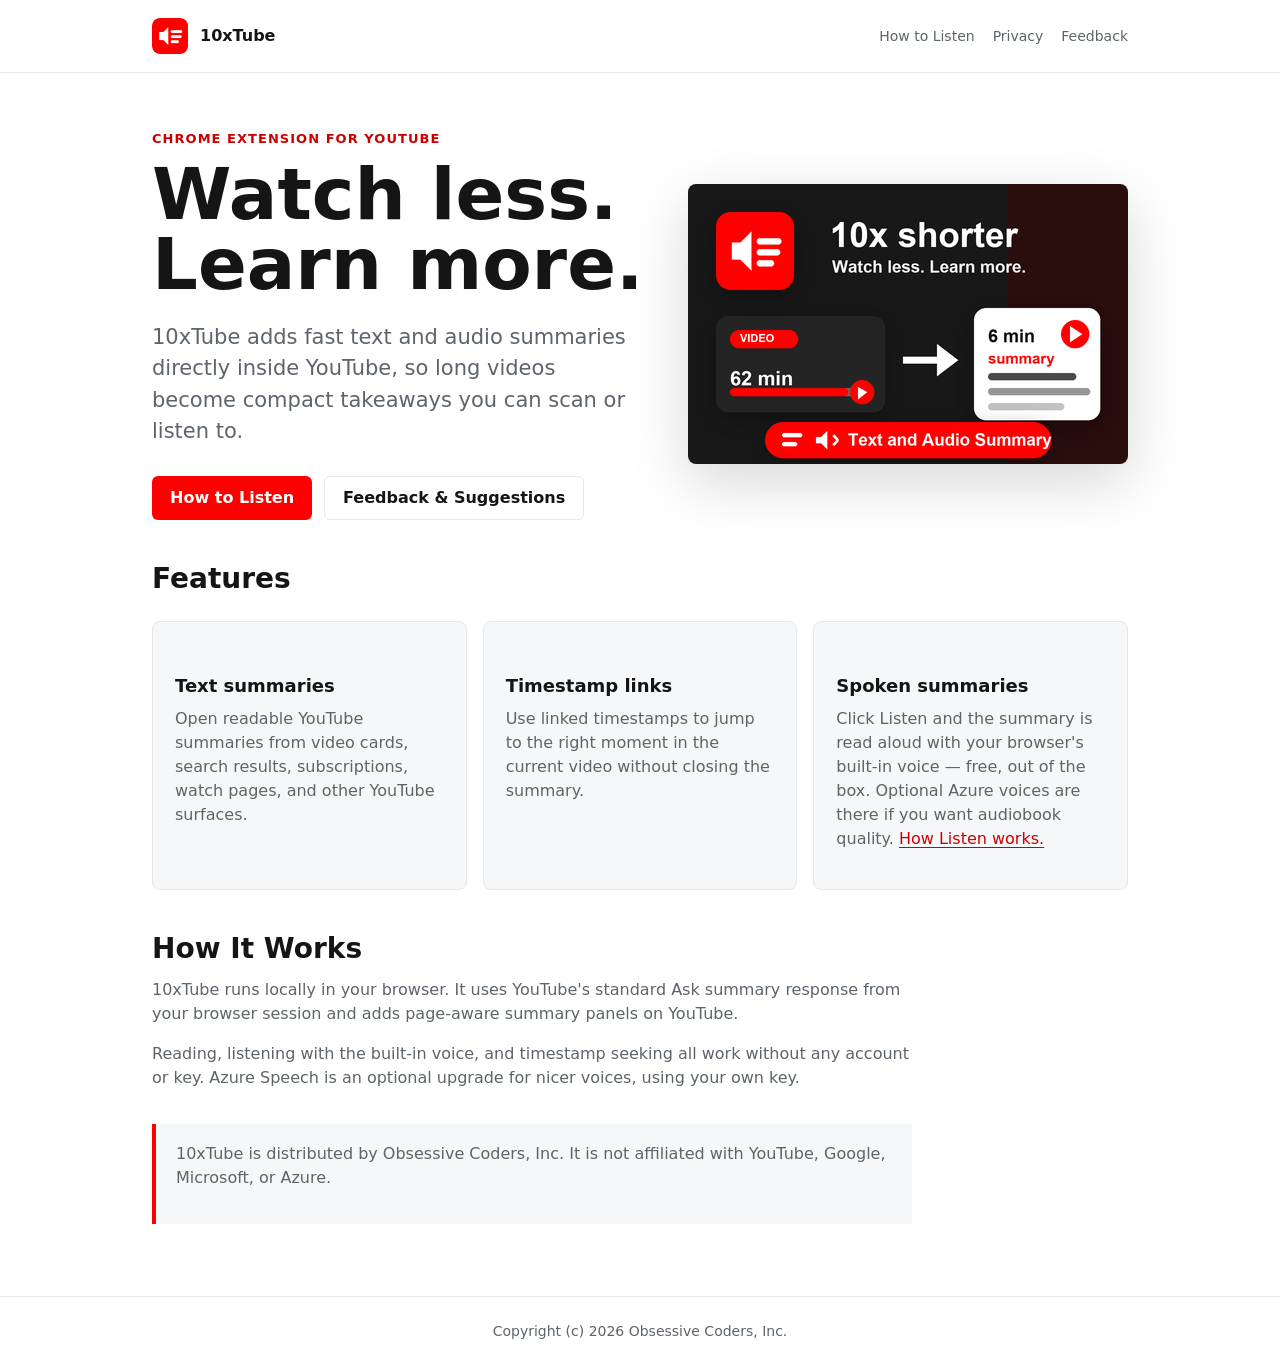
<file: index.html>
<!doctype html>
<html lang="en">
<head>
  <meta charset="utf-8">
  <meta name="viewport" content="width=device-width, initial-scale=1">
  <title>10xTube</title>
  <meta name="description" content="Make YouTube 10x shorter with readable summaries, timestamp links, and optional spoken audio.">
  <link rel="icon" href="assets/icon-128.png">
  <link rel="stylesheet" href="styles.css">
</head>
<body>
  <header class="site-header">
    <nav class="nav" aria-label="Main navigation">
      <a class="brand" href="./">
        <img src="assets/icon-128.png" alt="" width="36" height="36">
        <span>10xTube</span>
      </a>
      <div class="nav-links">
        <a href="./listen.html">How to Listen</a>
        <a href="./privacy.html">Privacy</a>
        <a href="./feedback.html">Feedback</a>
      </div>
    </nav>
  </header>

  <main>
    <section class="hero">
      <div>
        <p class="eyebrow">Chrome extension for YouTube</p>
        <h1>Watch less. Learn more.</h1>
        <p class="lead">10xTube adds fast text and audio summaries directly inside YouTube, so long videos become compact takeaways you can scan or listen to.</p>
        <div class="actions">
          <a class="button primary" href="./listen.html">How to Listen</a>
          <a class="button secondary" href="./feedback.html">Feedback &amp; Suggestions</a>
        </div>
      </div>
      <img class="promo" src="assets/small-promo-440x280.png" alt="10xTube promotional graphic showing a 62 minute video compressed into a 6 minute text and audio summary.">
    </section>

    <section>
      <h2>Features</h2>
      <div class="grid">
        <div class="panel">
          <h3>Text summaries</h3>
          <p>Open readable YouTube summaries from video cards, search results, subscriptions, watch pages, and other YouTube surfaces.</p>
        </div>
        <div class="panel">
          <h3>Timestamp links</h3>
          <p>Use linked timestamps to jump to the right moment in the current video without closing the summary.</p>
        </div>
        <div class="panel">
          <h3>Spoken summaries</h3>
          <p>Click Listen and the summary is read aloud with your browser's built-in voice — free, out of the box. Optional Azure voices are there if you want audiobook quality. <a href="./listen.html">How Listen works.</a></p>
        </div>
      </div>
    </section>

    <section class="content">
      <h2>How It Works</h2>
      <p>10xTube runs locally in your browser. It uses YouTube's standard Ask summary response from your browser session and adds page-aware summary panels on YouTube.</p>
      <p>Reading, listening with the built-in voice, and timestamp seeking all work without any account or key. Azure Speech is an optional upgrade for nicer voices, using your own key.</p>
      <div class="note">
        <p>10xTube is distributed by Obsessive Coders, Inc. It is not affiliated with YouTube, Google, Microsoft, or Azure.</p>
      </div>
    </section>
  </main>

  <footer class="site-footer">
    Copyright (c) 2026 Obsessive Coders, Inc.
  </footer>
</body>
</html>
</file>
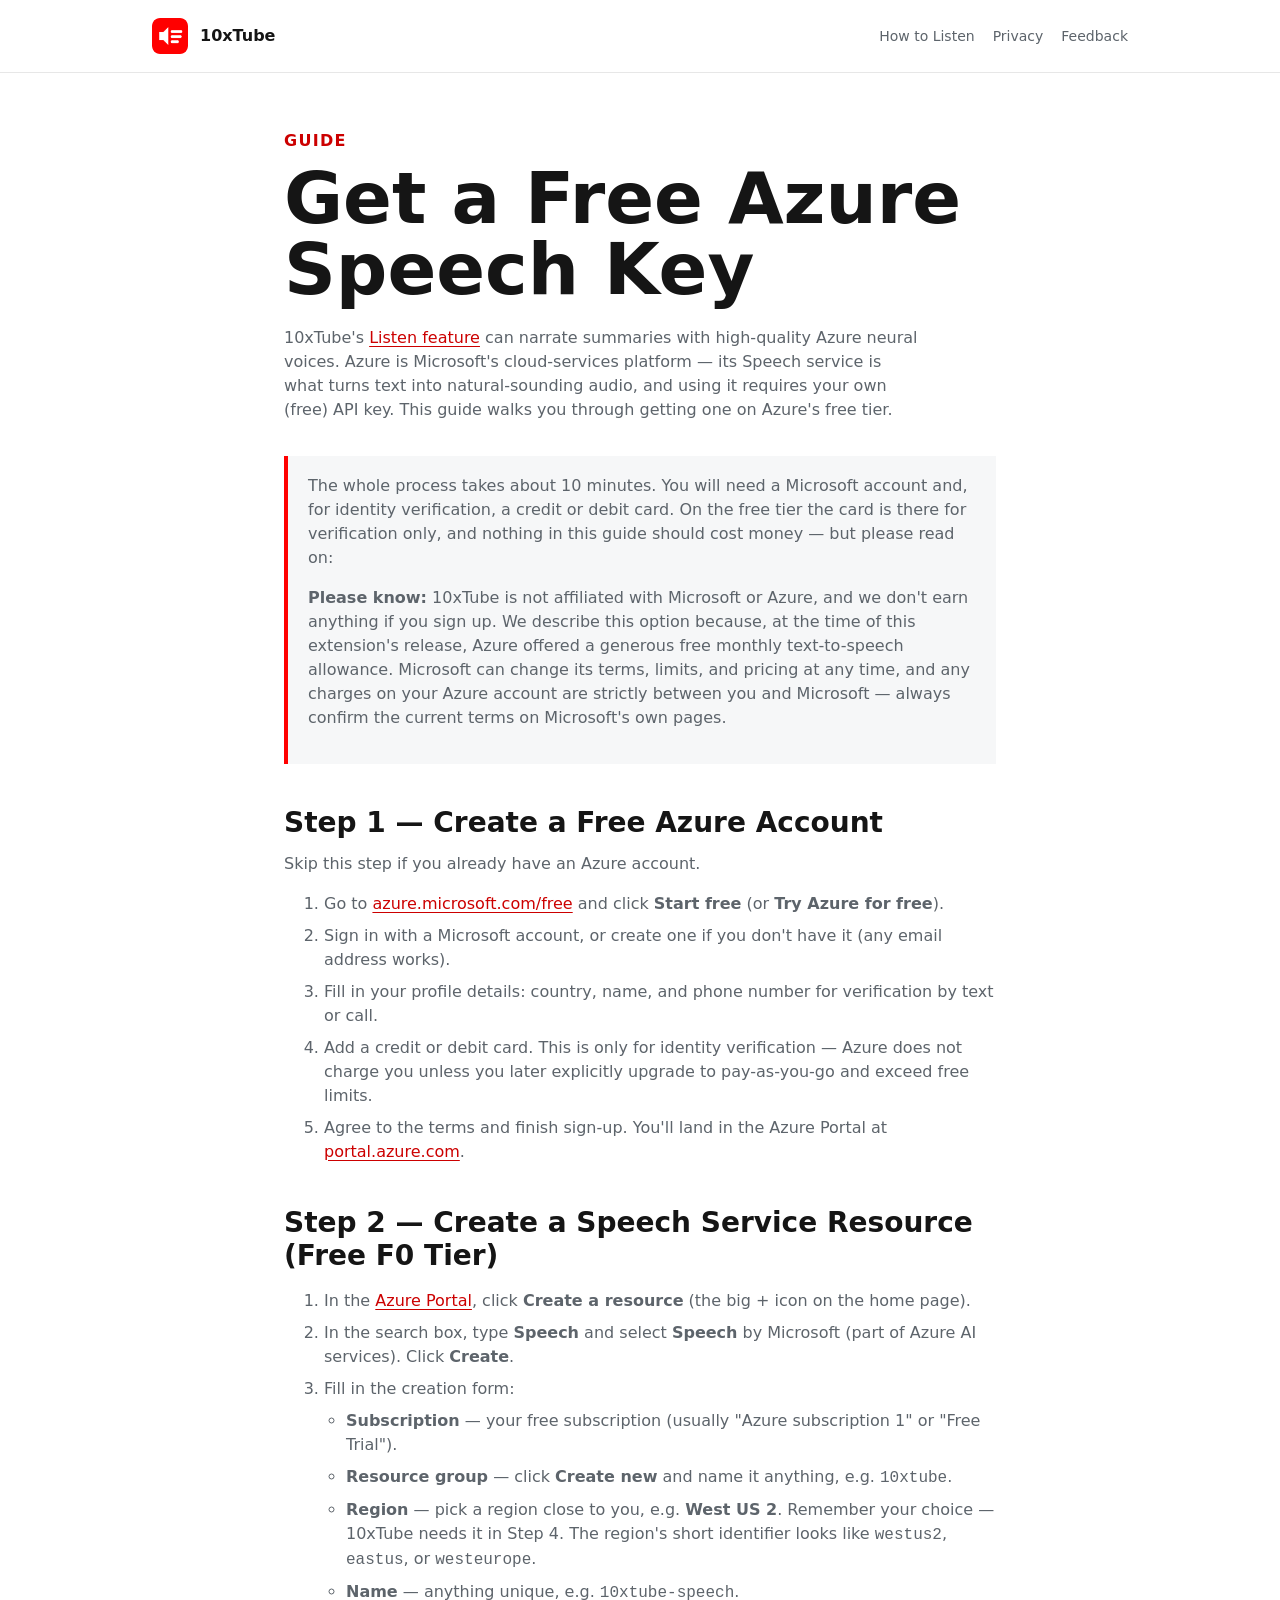
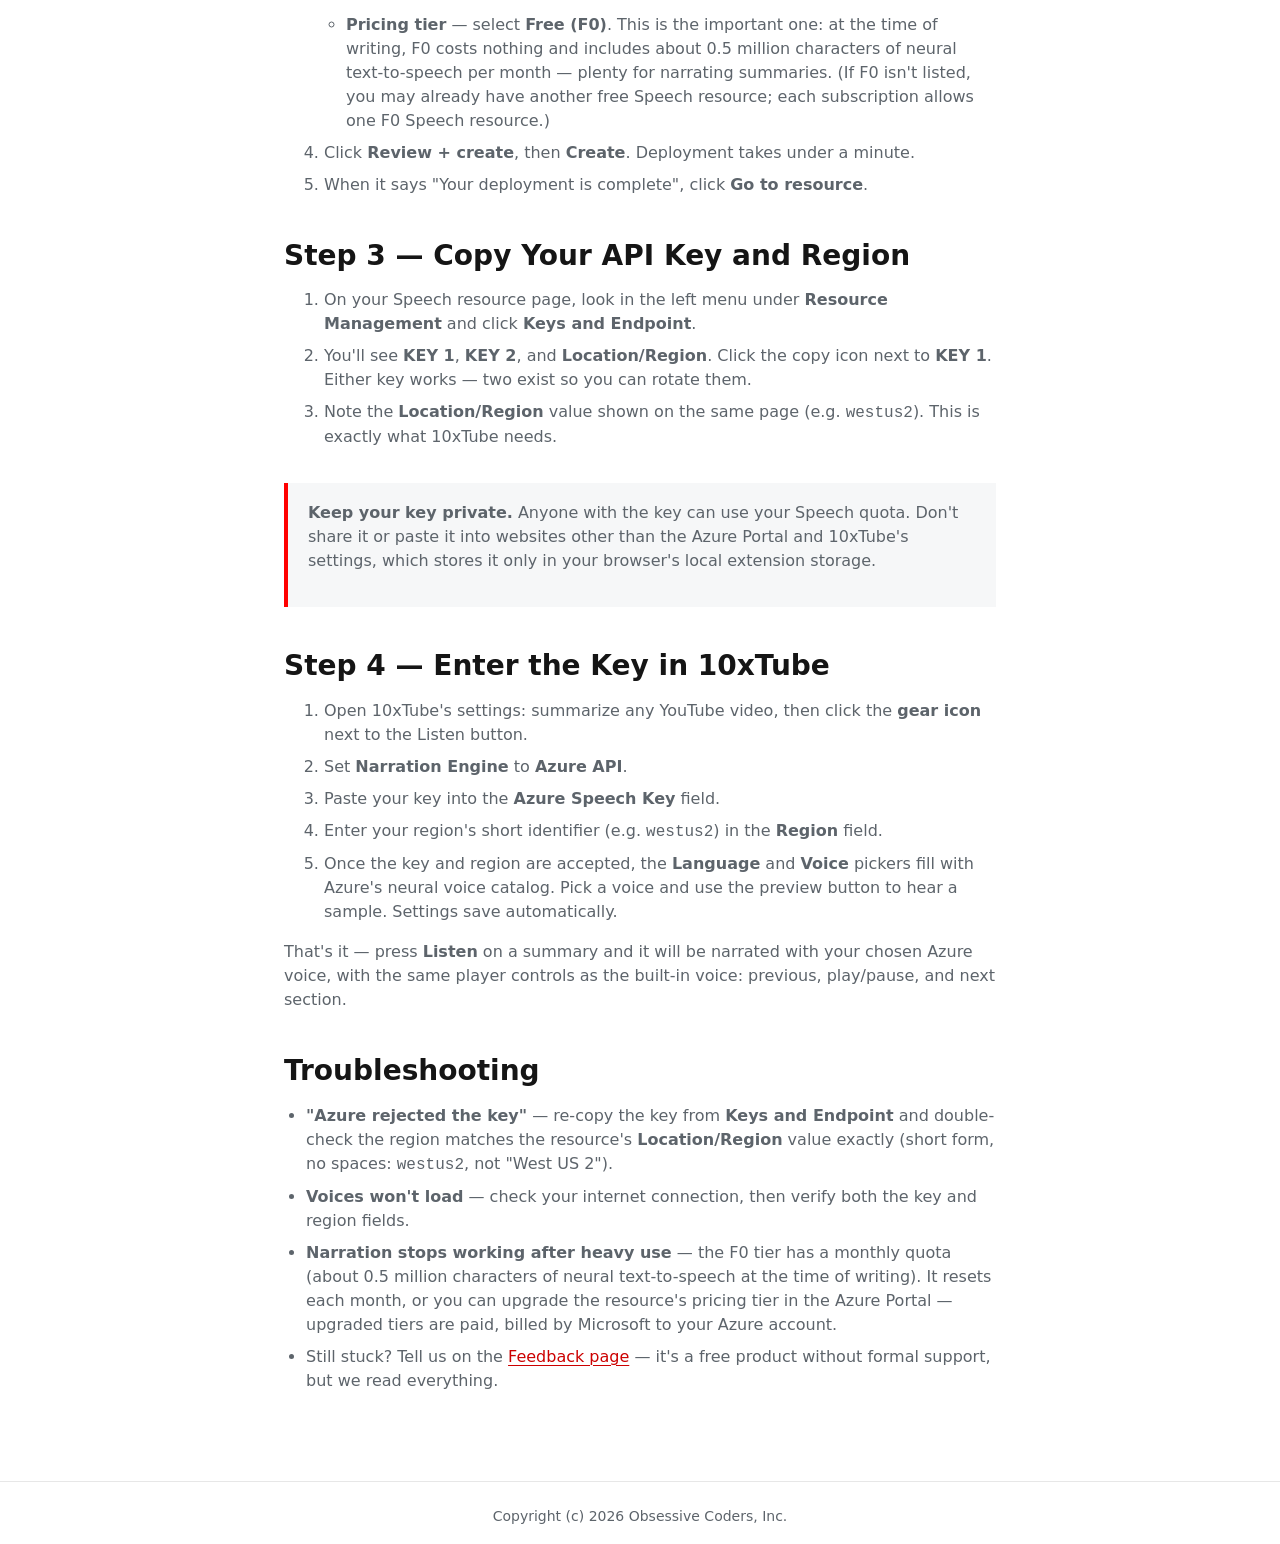
<file: azure.html>
<!doctype html>
<html lang="en">
<head>
  <meta charset="utf-8">
  <meta name="viewport" content="width=device-width, initial-scale=1">
  <title>Get a Free Azure Speech Key — 10xTube</title>
  <meta name="description" content="Step-by-step guide to creating a free Azure account, creating a Speech service resource on the free F0 tier, and getting the API key for 10xTube's Listen feature.">
  <link rel="icon" href="assets/icon-128.png">
  <link rel="stylesheet" href="styles.css">
</head>
<body>
  <header class="site-header">
    <nav class="nav" aria-label="Main navigation">
      <a class="brand" href="./">
        <img src="assets/icon-128.png" alt="" width="36" height="36">
        <span>10xTube</span>
      </a>
      <div class="nav-links">
        <a href="./listen.html">How to Listen</a>
        <a href="./privacy.html">Privacy</a>
        <a href="./feedback.html">Feedback</a>
      </div>
    </nav>
  </header>

  <main class="content">
    <p class="eyebrow">Guide</p>
    <h1>Get a Free Azure Speech Key</h1>
    <p class="lead">10xTube's <a href="./listen.html">Listen feature</a> can narrate summaries with high-quality Azure neural voices. Azure is Microsoft's cloud-services platform — its Speech service is what turns text into natural-sounding audio, and using it requires your own (free) API key. This guide walks you through getting one on Azure's free tier.</p>

    <div class="note">
      <p>The whole process takes about 10 minutes. You will need a Microsoft account and, for identity verification, a credit or debit card. On the free tier the card is there for verification only, and nothing in this guide should cost money — but please read on:</p>
      <p><strong>Please know:</strong> 10xTube is not affiliated with Microsoft or Azure, and we don't earn anything if you sign up. We describe this option because, at the time of this extension's release, Azure offered a generous free monthly text-to-speech allowance. Microsoft can change its terms, limits, and pricing at any time, and any charges on your Azure account are strictly between you and Microsoft — always confirm the current terms on Microsoft's own pages.</p>
    </div>

    <h2>Step 1 — Create a Free Azure Account</h2>
    <p>Skip this step if you already have an Azure account.</p>
    <ol>
      <li>Go to <a href="https://azure.microsoft.com/free" target="_blank" rel="noopener">azure.microsoft.com/free</a> and click <strong>Start free</strong> (or <strong>Try Azure for free</strong>).</li>
      <li>Sign in with a Microsoft account, or create one if you don't have it (any email address works).</li>
      <li>Fill in your profile details: country, name, and phone number for verification by text or call.</li>
      <li>Add a credit or debit card. This is only for identity verification — Azure does not charge you unless you later explicitly upgrade to pay-as-you-go and exceed free limits.</li>
      <li>Agree to the terms and finish sign-up. You'll land in the Azure Portal at <a href="https://portal.azure.com" target="_blank" rel="noopener">portal.azure.com</a>.</li>
    </ol>

    <h2>Step 2 — Create a Speech Service Resource (Free F0 Tier)</h2>
    <ol>
      <li>In the <a href="https://portal.azure.com" target="_blank" rel="noopener">Azure Portal</a>, click <strong>Create a resource</strong> (the big + icon on the home page).</li>
      <li>In the search box, type <strong>Speech</strong> and select <strong>Speech</strong> by Microsoft (part of Azure AI services). Click <strong>Create</strong>.</li>
      <li>Fill in the creation form:
        <ul>
          <li><strong>Subscription</strong> — your free subscription (usually "Azure subscription 1" or "Free Trial").</li>
          <li><strong>Resource group</strong> — click <strong>Create new</strong> and name it anything, e.g. <code>10xtube</code>.</li>
          <li><strong>Region</strong> — pick a region close to you, e.g. <strong>West US 2</strong>. Remember your choice — 10xTube needs it in Step 4. The region's short identifier looks like <code>westus2</code>, <code>eastus</code>, or <code>westeurope</code>.</li>
          <li><strong>Name</strong> — anything unique, e.g. <code>10xtube-speech</code>.</li>
          <li><strong>Pricing tier</strong> — select <strong>Free (F0)</strong>. This is the important one: at the time of writing, F0 costs nothing and includes about 0.5&nbsp;million characters of neural text-to-speech per month — plenty for narrating summaries. (If F0 isn't listed, you may already have another free Speech resource; each subscription allows one F0 Speech resource.)</li>
        </ul>
      </li>
      <li>Click <strong>Review + create</strong>, then <strong>Create</strong>. Deployment takes under a minute.</li>
      <li>When it says "Your deployment is complete", click <strong>Go to resource</strong>.</li>
    </ol>

    <h2>Step 3 — Copy Your API Key and Region</h2>
    <ol>
      <li>On your Speech resource page, look in the left menu under <strong>Resource Management</strong> and click <strong>Keys and Endpoint</strong>.</li>
      <li>You'll see <strong>KEY 1</strong>, <strong>KEY 2</strong>, and <strong>Location/Region</strong>. Click the copy icon next to <strong>KEY 1</strong>. Either key works — two exist so you can rotate them.</li>
      <li>Note the <strong>Location/Region</strong> value shown on the same page (e.g. <code>westus2</code>). This is exactly what 10xTube needs.</li>
    </ol>

    <div class="note">
      <p><strong>Keep your key private.</strong> Anyone with the key can use your Speech quota. Don't share it or paste it into websites other than the Azure Portal and 10xTube's settings, which stores it only in your browser's local extension storage.</p>
    </div>

    <h2>Step 4 — Enter the Key in 10xTube</h2>
    <ol>
      <li>Open 10xTube's settings: summarize any YouTube video, then click the <strong>gear icon</strong> next to the Listen button.</li>
      <li>Set <strong>Narration Engine</strong> to <strong>Azure API</strong>.</li>
      <li>Paste your key into the <strong>Azure Speech Key</strong> field.</li>
      <li>Enter your region's short identifier (e.g. <code>westus2</code>) in the <strong>Region</strong> field.</li>
      <li>Once the key and region are accepted, the <strong>Language</strong> and <strong>Voice</strong> pickers fill with Azure's neural voice catalog. Pick a voice and use the preview button to hear a sample. Settings save automatically.</li>
    </ol>
    <p>That's it — press <strong>Listen</strong> on a summary and it will be narrated with your chosen Azure voice, with the same player controls as the built-in voice: previous, play/pause, and next section.</p>

    <h2>Troubleshooting</h2>
    <ul>
      <li><strong>"Azure rejected the key"</strong> — re-copy the key from <strong>Keys and Endpoint</strong> and double-check the region matches the resource's <strong>Location/Region</strong> value exactly (short form, no spaces: <code>westus2</code>, not "West US 2").</li>
      <li><strong>Voices won't load</strong> — check your internet connection, then verify both the key and region fields.</li>
      <li><strong>Narration stops working after heavy use</strong> — the F0 tier has a monthly quota (about 0.5&nbsp;million characters of neural text-to-speech at the time of writing). It resets each month, or you can upgrade the resource's pricing tier in the Azure Portal — upgraded tiers are paid, billed by Microsoft to your Azure account.</li>
      <li>Still stuck? Tell us on the <a href="./feedback.html">Feedback page</a> — it's a free product without formal support, but we read everything.</li>
    </ul>
  </main>

  <footer class="site-footer">
    Copyright (c) 2026 Obsessive Coders, Inc.
  </footer>
</body>
</html>
</file>
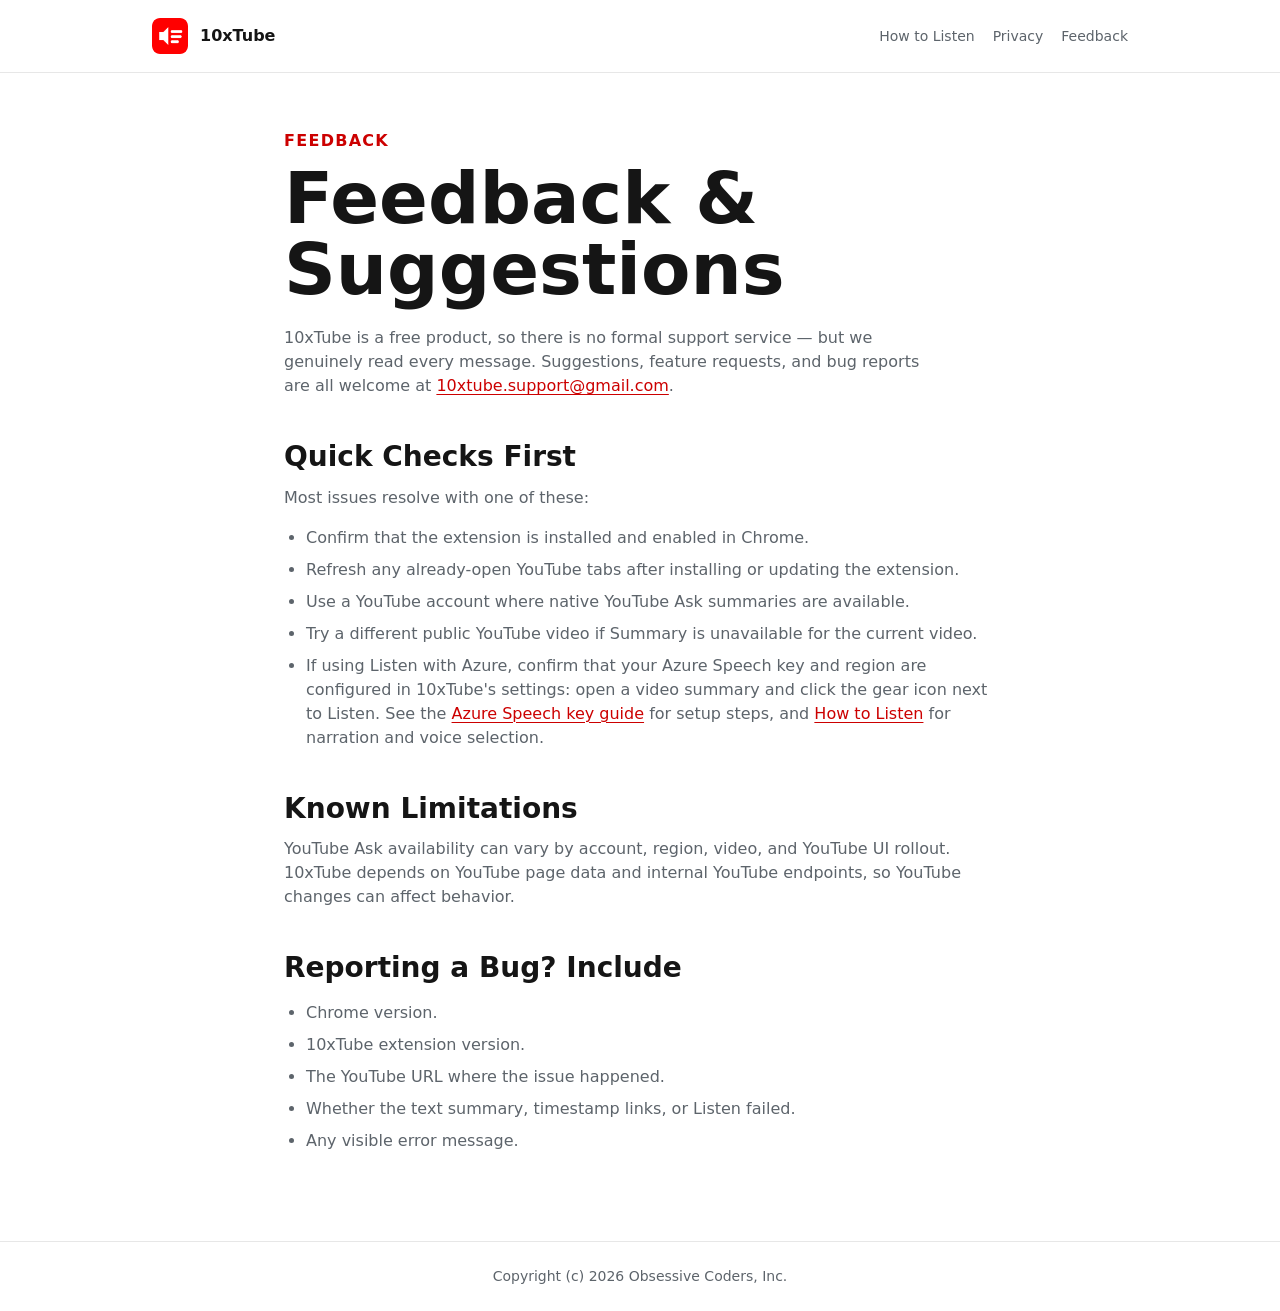
<file: feedback.html>
<!doctype html>
<html lang="en">
<head>
  <meta charset="utf-8">
  <meta name="viewport" content="width=device-width, initial-scale=1">
  <title>10xTube Feedback &amp; Suggestions</title>
  <meta name="description" content="Send suggestions, feature requests, and bug reports for the 10xTube extension.">
  <link rel="icon" href="assets/icon-128.png">
  <link rel="stylesheet" href="styles.css">
</head>
<body>
  <header class="site-header">
    <nav class="nav" aria-label="Main navigation">
      <a class="brand" href="./">
        <img src="assets/icon-128.png" alt="" width="36" height="36">
        <span>10xTube</span>
      </a>
      <div class="nav-links">
        <a href="./listen.html">How to Listen</a>
        <a href="./privacy.html">Privacy</a>
        <a href="./feedback.html">Feedback</a>
      </div>
    </nav>
  </header>

  <main class="content">
    <p class="eyebrow">Feedback</p>
    <h1>Feedback &amp; Suggestions</h1>
    <p class="lead">10xTube is a free product, so there is no formal support service — but we genuinely read every message. Suggestions, feature requests, and bug reports are all welcome at <a href="mailto:10xtube.support@gmail.com">10xtube.support@gmail.com</a>.</p>

    <h2>Quick Checks First</h2>
    <p>Most issues resolve with one of these:</p>
    <ul>
      <li>Confirm that the extension is installed and enabled in Chrome.</li>
      <li>Refresh any already-open YouTube tabs after installing or updating the extension.</li>
      <li>Use a YouTube account where native YouTube Ask summaries are available.</li>
      <li>Try a different public YouTube video if Summary is unavailable for the current video.</li>
      <li>If using Listen with Azure, confirm that your Azure Speech key and region are configured in 10xTube's settings: open a video summary and click the gear icon next to Listen. See the <a href="./azure.html">Azure Speech key guide</a> for setup steps, and <a href="./listen.html">How to Listen</a> for narration and voice selection.</li>
    </ul>

    <h2>Known Limitations</h2>
    <p>YouTube Ask availability can vary by account, region, video, and YouTube UI rollout. 10xTube depends on YouTube page data and internal YouTube endpoints, so YouTube changes can affect behavior.</p>

    <h2>Reporting a Bug? Include</h2>
    <ul>
      <li>Chrome version.</li>
      <li>10xTube extension version.</li>
      <li>The YouTube URL where the issue happened.</li>
      <li>Whether the text summary, timestamp links, or Listen failed.</li>
      <li>Any visible error message.</li>
    </ul>
  </main>

  <footer class="site-footer">
    Copyright (c) 2026 Obsessive Coders, Inc.
  </footer>
</body>
</html>
</file>
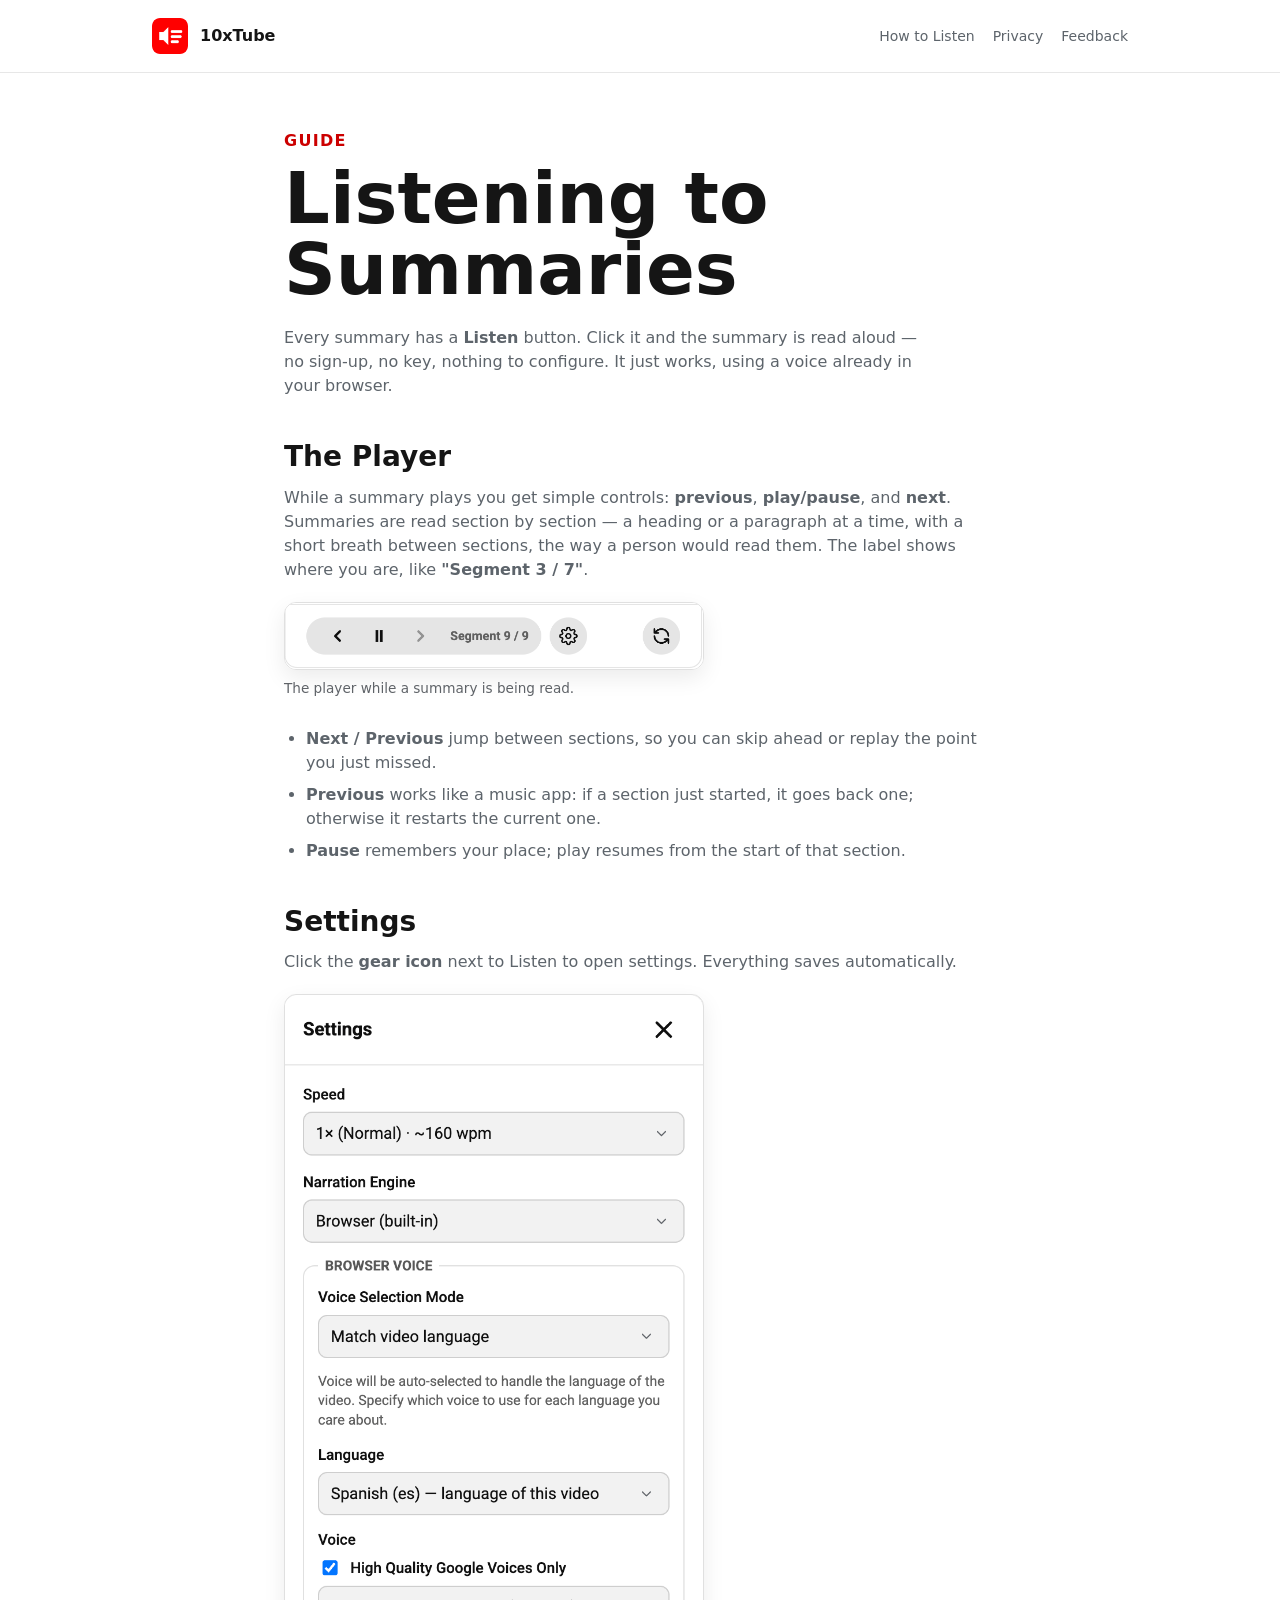
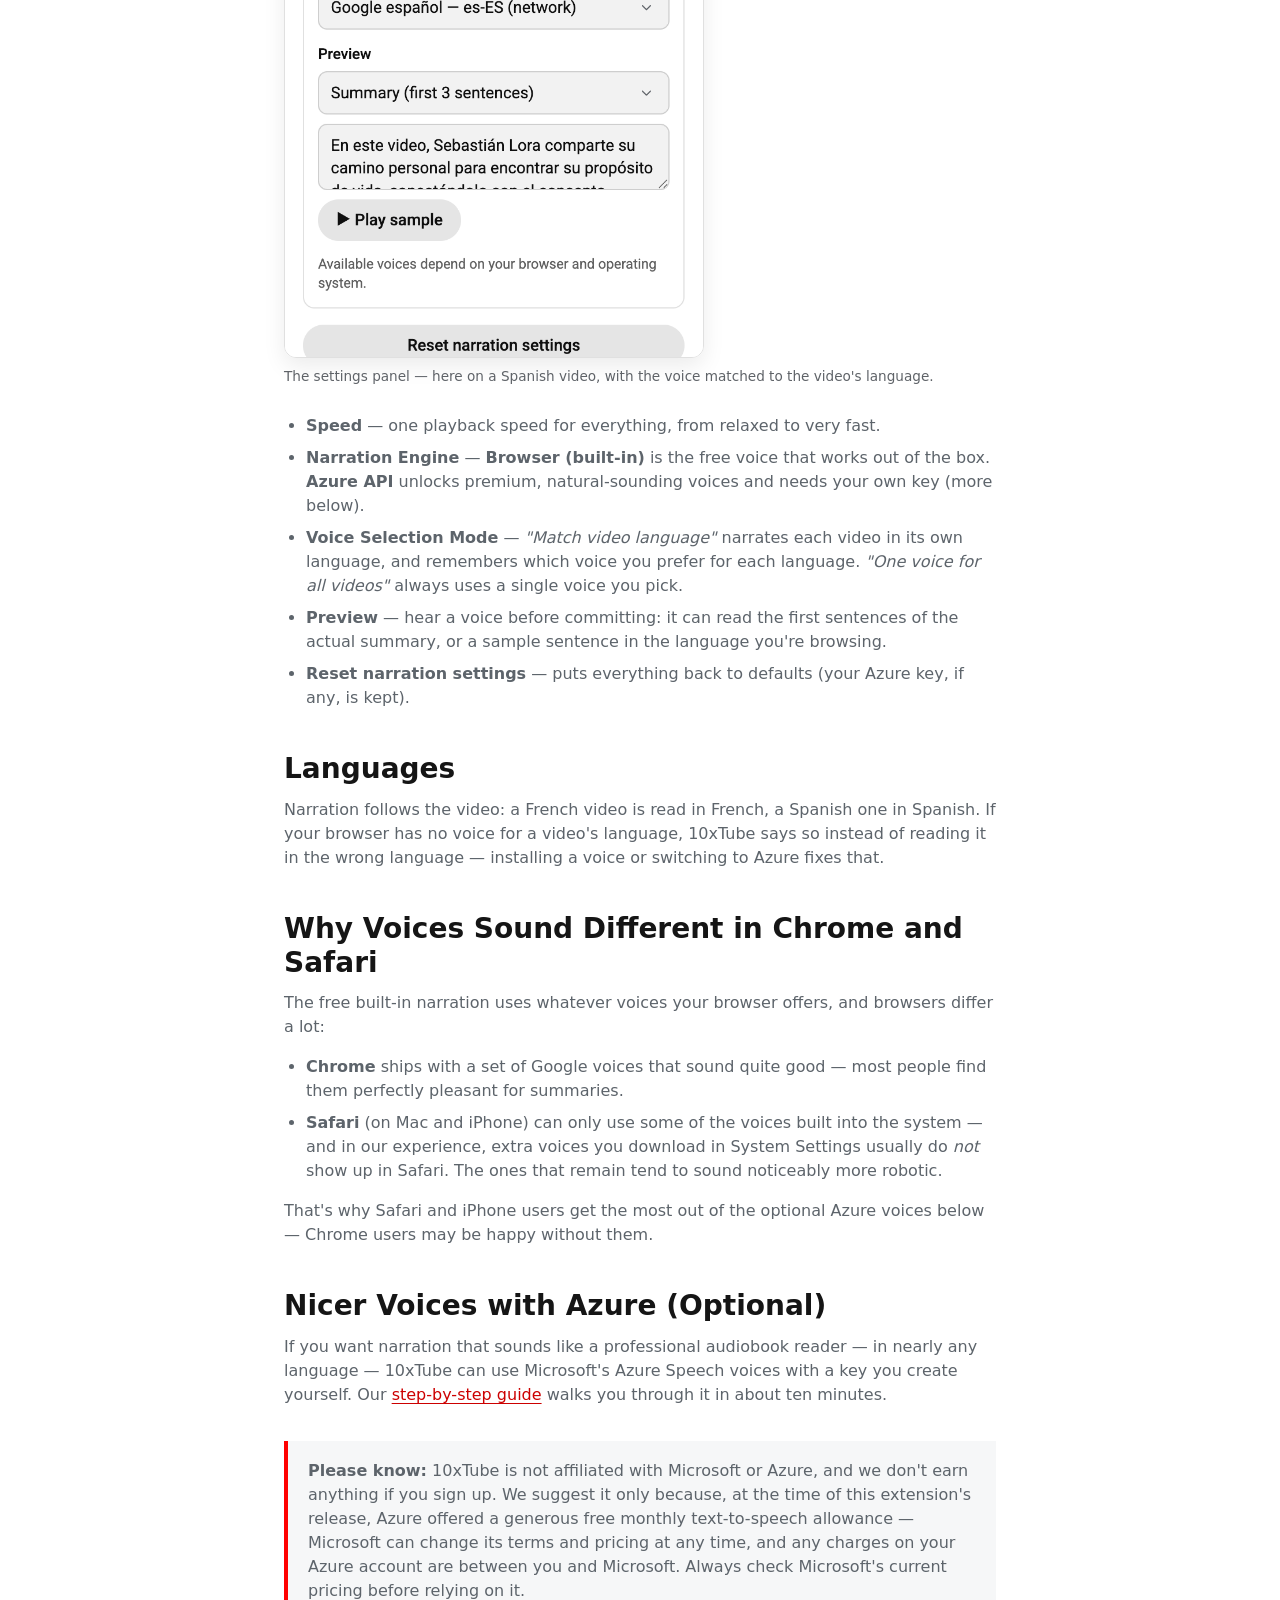
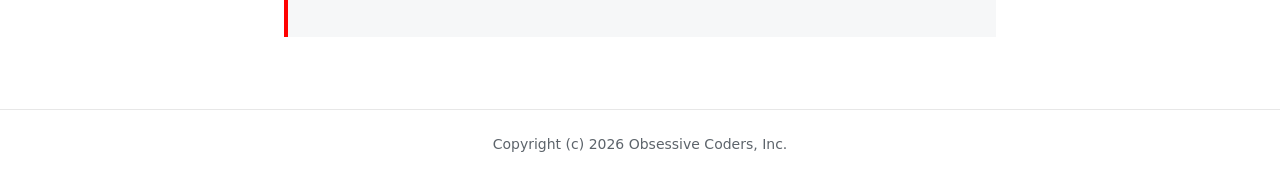
<file: listen.html>
<!doctype html>
<html lang="en">
<head>
  <meta charset="utf-8">
  <meta name="viewport" content="width=device-width, initial-scale=1">
  <title>Listening to Summaries — 10xTube</title>
  <meta name="description" content="How 10xTube's Listen feature works: the free built-in voice, the segment player, voice settings, languages, and the optional Azure upgrade.">
  <link rel="icon" href="assets/icon-128.png">
  <link rel="stylesheet" href="styles.css">
</head>
<body>
  <header class="site-header">
    <nav class="nav" aria-label="Main navigation">
      <a class="brand" href="./">
        <img src="assets/icon-128.png" alt="" width="36" height="36">
        <span>10xTube</span>
      </a>
      <div class="nav-links">
        <a href="./listen.html">How to Listen</a>
        <a href="./privacy.html">Privacy</a>
        <a href="./feedback.html">Feedback</a>
      </div>
    </nav>
  </header>

  <main class="content">
    <p class="eyebrow">Guide</p>
    <h1>Listening to Summaries</h1>
    <p class="lead">Every summary has a <strong>Listen</strong> button. Click it and the summary is read aloud — no sign-up, no key, nothing to configure. It just works, using a voice already in your browser.</p>

    <h2>The Player</h2>
    <p>While a summary plays you get simple controls: <strong>previous</strong>, <strong>play/pause</strong>, and <strong>next</strong>. Summaries are read section by section — a heading or a paragraph at a time, with a short breath between sections, the way a person would read them. The label shows where you are, like <strong>"Segment 3&nbsp;/&nbsp;7"</strong>.</p>
    <figure class="screenshot">
      <img src="assets/screenshots/listen-player.png" alt="The 10xTube playback strip: previous, pause, and next buttons, a 'Segment 9 / 9' position label, and the settings gear." loading="lazy" width="804" height="128">
      <figcaption>The player while a summary is being read.</figcaption>
    </figure>
    <ul>
      <li><strong>Next / Previous</strong> jump between sections, so you can skip ahead or replay the point you just missed.</li>
      <li><strong>Previous</strong> works like a music app: if a section just started, it goes back one; otherwise it restarts the current one.</li>
      <li><strong>Pause</strong> remembers your place; play resumes from the start of that section.</li>
    </ul>

    <h2>Settings</h2>
    <p>Click the <strong>gear icon</strong> next to Listen to open settings. Everything saves automatically.</p>
    <figure class="screenshot">
      <img src="assets/screenshots/listen-settings-es.png" alt="The 10xTube settings panel: Speed, Narration Engine set to Browser (built-in), Voice Selection Mode set to Match video language, a Language picker showing 'Spanish (es) — language of this video', a Voice picker with a Spanish voice, a preview of the Spanish summary text with a Play sample button, and a Reset narration settings button." loading="lazy" width="724" height="1666">
      <figcaption>The settings panel — here on a Spanish video, with the voice matched to the video's language.</figcaption>
    </figure>
    <ul>
      <li><strong>Speed</strong> — one playback speed for everything, from relaxed to very fast.</li>
      <li><strong>Narration Engine</strong> — <strong>Browser (built-in)</strong> is the free voice that works out of the box. <strong>Azure API</strong> unlocks premium, natural-sounding voices and needs your own key (more below).</li>
      <li><strong>Voice Selection Mode</strong> — <em>"Match video language"</em> narrates each video in its own language, and remembers which voice you prefer for each language. <em>"One voice for all videos"</em> always uses a single voice you pick.</li>
      <li><strong>Preview</strong> — hear a voice before committing: it can read the first sentences of the actual summary, or a sample sentence in the language you're browsing.</li>
      <li><strong>Reset narration settings</strong> — puts everything back to defaults (your Azure key, if any, is kept).</li>
    </ul>

    <h2>Languages</h2>
    <p>Narration follows the video: a French video is read in French, a Spanish one in Spanish. If your browser has no voice for a video's language, 10xTube says so instead of reading it in the wrong language — installing a voice or switching to Azure fixes that.</p>

    <h2>Why Voices Sound Different in Chrome and Safari</h2>
    <p>The free built-in narration uses whatever voices your browser offers, and browsers differ a lot:</p>
    <ul>
      <li><strong>Chrome</strong> ships with a set of Google voices that sound quite good — most people find them perfectly pleasant for summaries.</li>
      <li><strong>Safari</strong> (on Mac and iPhone) can only use some of the voices built into the system — and in our experience, extra voices you download in System Settings usually do <em>not</em> show up in Safari. The ones that remain tend to sound noticeably more robotic.</li>
    </ul>
    <p>That's why Safari and iPhone users get the most out of the optional Azure voices below — Chrome users may be happy without them.</p>

    <h2>Nicer Voices with Azure (Optional)</h2>
    <p>If you want narration that sounds like a professional audiobook reader — in nearly any language — 10xTube can use Microsoft's Azure Speech voices with a key you create yourself. Our <a href="./azure.html">step-by-step guide</a> walks you through it in about ten minutes.</p>
    <div class="note">
      <p><strong>Please know:</strong> 10xTube is not affiliated with Microsoft or Azure, and we don't earn anything if you sign up. We suggest it only because, at the time of this extension's release, Azure offered a generous free monthly text-to-speech allowance — Microsoft can change its terms and pricing at any time, and any charges on your Azure account are between you and Microsoft. Always check Microsoft's current pricing before relying on it.</p>
    </div>
  </main>

  <footer class="site-footer">
    Copyright (c) 2026 Obsessive Coders, Inc.
  </footer>
</body>
</html>
</file>
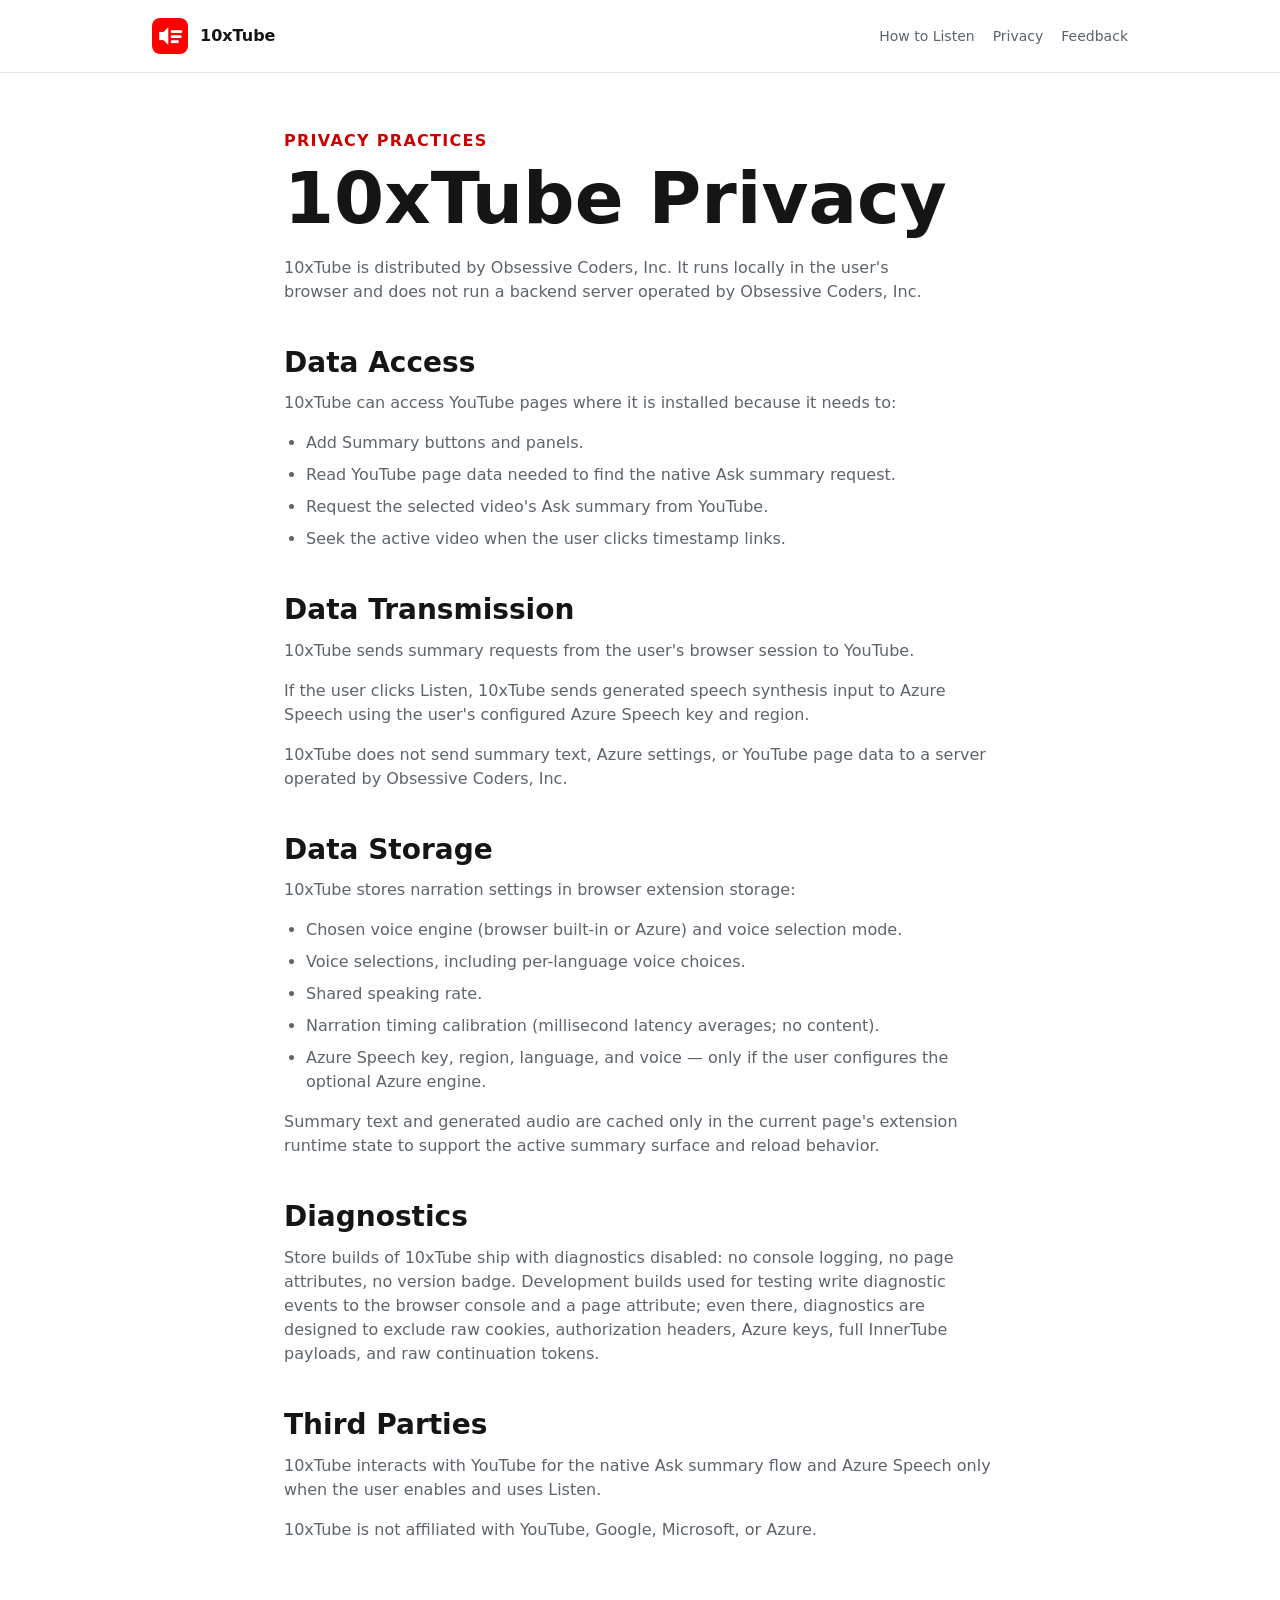
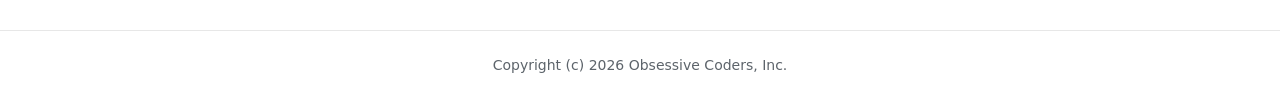
<file: privacy.html>
<!doctype html>
<html lang="en">
<head>
  <meta charset="utf-8">
  <meta name="viewport" content="width=device-width, initial-scale=1">
  <title>10xTube Privacy Practices</title>
  <meta name="description" content="Privacy practices for the 10xTube Chrome extension.">
  <link rel="icon" href="assets/icon-128.png">
  <link rel="stylesheet" href="styles.css">
</head>
<body>
  <header class="site-header">
    <nav class="nav" aria-label="Main navigation">
      <a class="brand" href="./">
        <img src="assets/icon-128.png" alt="" width="36" height="36">
        <span>10xTube</span>
      </a>
      <div class="nav-links">
        <a href="./listen.html">How to Listen</a>
        <a href="./privacy.html">Privacy</a>
        <a href="./feedback.html">Feedback</a>
      </div>
    </nav>
  </header>

  <main class="content">
    <p class="eyebrow">Privacy practices</p>
    <h1>10xTube Privacy</h1>
    <p class="lead">10xTube is distributed by Obsessive Coders, Inc. It runs locally in the user's browser and does not run a backend server operated by Obsessive Coders, Inc.</p>

    <h2>Data Access</h2>
    <p>10xTube can access YouTube pages where it is installed because it needs to:</p>
    <ul>
      <li>Add Summary buttons and panels.</li>
      <li>Read YouTube page data needed to find the native Ask summary request.</li>
      <li>Request the selected video's Ask summary from YouTube.</li>
      <li>Seek the active video when the user clicks timestamp links.</li>
    </ul>

    <h2>Data Transmission</h2>
    <p>10xTube sends summary requests from the user's browser session to YouTube.</p>
    <p>If the user clicks Listen, 10xTube sends generated speech synthesis input to Azure Speech using the user's configured Azure Speech key and region.</p>
    <p>10xTube does not send summary text, Azure settings, or YouTube page data to a server operated by Obsessive Coders, Inc.</p>

    <h2>Data Storage</h2>
    <p>10xTube stores narration settings in browser extension storage:</p>
    <ul>
      <li>Chosen voice engine (browser built-in or Azure) and voice selection mode.</li>
      <li>Voice selections, including per-language voice choices.</li>
      <li>Shared speaking rate.</li>
      <li>Narration timing calibration (millisecond latency averages; no content).</li>
      <li>Azure Speech key, region, language, and voice — only if the user configures the optional Azure engine.</li>
    </ul>
    <p>Summary text and generated audio are cached only in the current page's extension runtime state to support the active summary surface and reload behavior.</p>

    <h2>Diagnostics</h2>
    <p>Store builds of 10xTube ship with diagnostics disabled: no console logging, no page attributes, no version badge. Development builds used for testing write diagnostic events to the browser console and a page attribute; even there, diagnostics are designed to exclude raw cookies, authorization headers, Azure keys, full InnerTube payloads, and raw continuation tokens.</p>

    <h2>Third Parties</h2>
    <p>10xTube interacts with YouTube for the native Ask summary flow and Azure Speech only when the user enables and uses Listen.</p>
    <p>10xTube is not affiliated with YouTube, Google, Microsoft, or Azure.</p>
  </main>

  <footer class="site-footer">
    Copyright (c) 2026 Obsessive Coders, Inc.
  </footer>
</body>
</html>
</file>
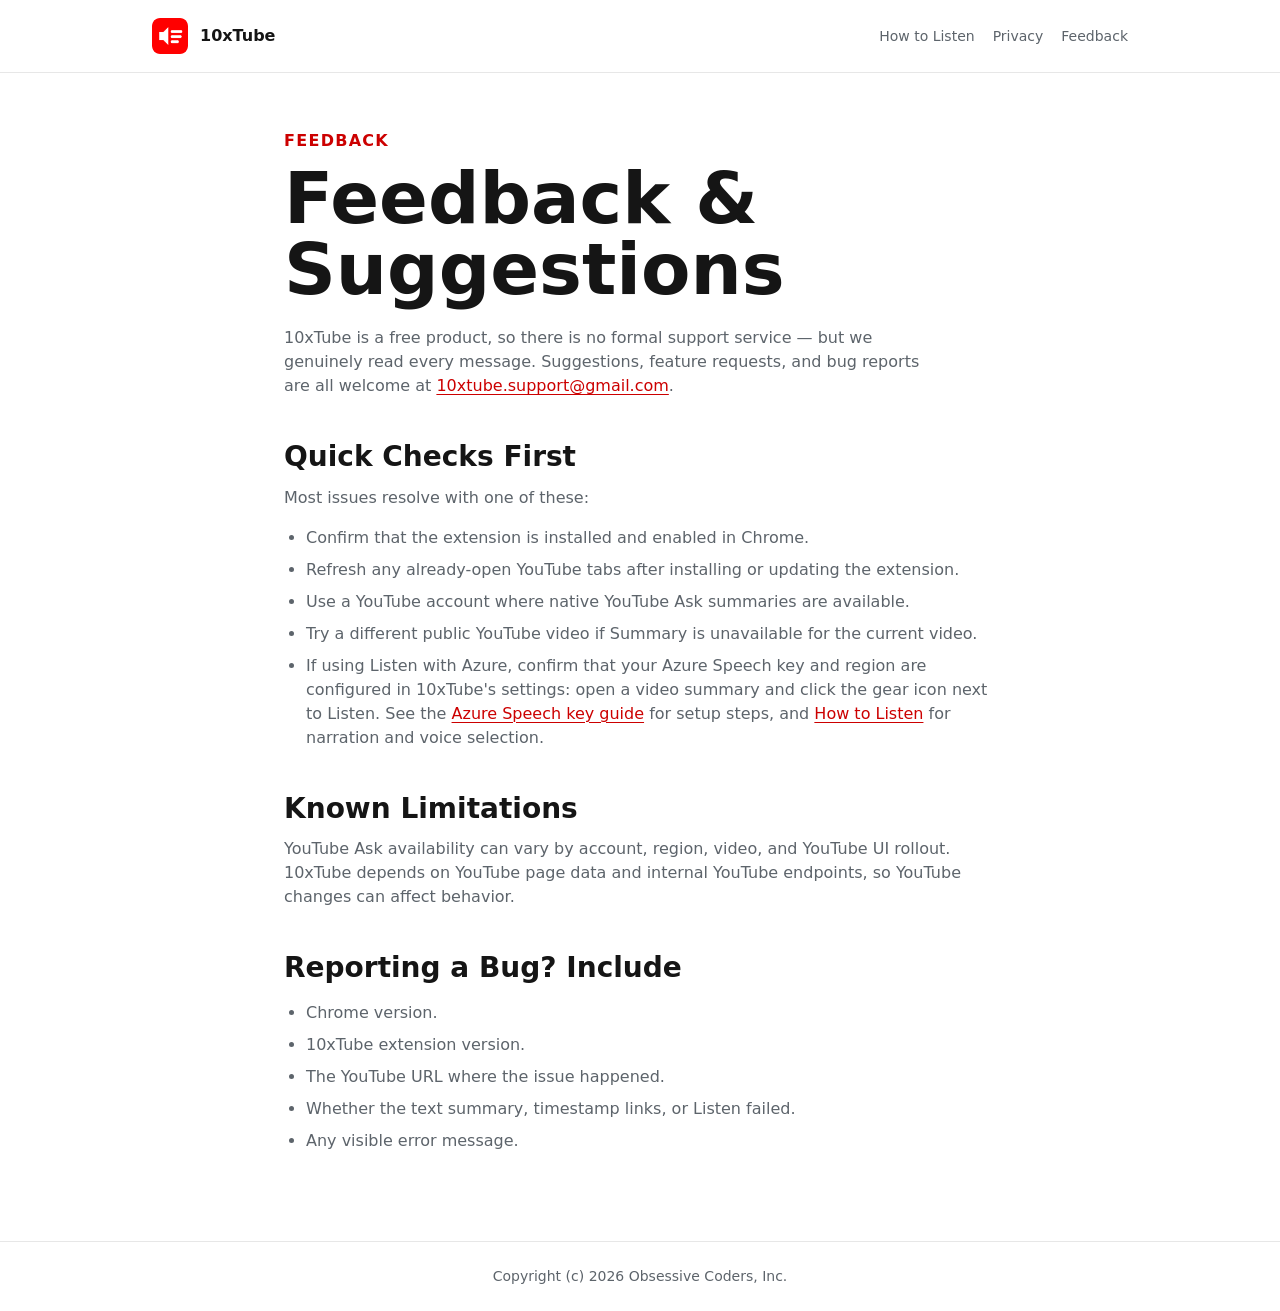
<file: support.html>
<!doctype html>
<html lang="en">
<head>
  <meta charset="utf-8">
  <meta http-equiv="refresh" content="0; url=./feedback.html">
  <link rel="canonical" href="./feedback.html">
  <title>10xTube Feedback</title>
</head>
<body>
  <p>This page moved to <a href="./feedback.html">Feedback &amp; Suggestions</a>.</p>
</body>
</html>
</file>
<file: styles.css>
:root {
  color-scheme: light;
  --bg: #ffffff;
  --text: #151515;
  --muted: #5d646b;
  --line: #e7e7e7;
  --panel: #f6f7f8;
  --red: #ff0000;
  --red-dark: #cc0000;
}

* {
  box-sizing: border-box;
}

html {
  font-family: Inter, ui-sans-serif, system-ui, -apple-system, BlinkMacSystemFont, "Segoe UI", sans-serif;
  line-height: 1.5;
  background: var(--bg);
  color: var(--text);
}

body {
  margin: 0;
}

a {
  color: var(--red-dark);
  text-decoration-thickness: 1px;
  text-underline-offset: 3px;
}

.site-header {
  border-bottom: 1px solid var(--line);
  background: rgba(255, 255, 255, 0.96);
}

.nav {
  max-width: 1024px;
  margin: 0 auto;
  padding: 18px 24px;
  display: flex;
  align-items: center;
  justify-content: space-between;
  gap: 18px;
}

.brand {
  display: inline-flex;
  align-items: center;
  gap: 12px;
  color: var(--text);
  font-weight: 800;
  text-decoration: none;
}

.brand img {
  width: 36px;
  height: 36px;
  border-radius: 8px;
}

.nav-links {
  display: flex;
  gap: 18px;
  flex-wrap: wrap;
  font-size: 14px;
}

.nav-links a {
  color: var(--muted);
  text-decoration: none;
}

.nav-links a:hover {
  color: var(--text);
}

main {
  max-width: 1024px;
  margin: 0 auto;
  padding: 56px 24px 72px;
}

.hero {
  display: grid;
  grid-template-columns: minmax(0, 1fr) minmax(320px, 440px);
  align-items: center;
  gap: 44px;
}

.eyebrow {
  margin: 0 0 10px;
  color: var(--red-dark);
  font-size: 13px;
  font-weight: 800;
  letter-spacing: 0.08em;
  text-transform: uppercase;
}

h1 {
  margin: 0;
  max-width: 680px;
  font-size: clamp(42px, 7vw, 72px);
  line-height: 0.98;
  letter-spacing: 0;
}

h2 {
  margin: 42px 0 12px;
  font-size: 28px;
  line-height: 1.2;
}

h3 {
  margin: 28px 0 8px;
  font-size: 18px;
}

p {
  margin: 0 0 16px;
  color: var(--muted);
  font-size: 18px;
}

.lead {
  max-width: 640px;
  margin-top: 22px;
  font-size: 21px;
}

.promo {
  width: 100%;
  height: auto;
  border-radius: 8px;
  box-shadow: 0 18px 60px rgba(0, 0, 0, 0.16);
}

.actions {
  display: flex;
  flex-wrap: wrap;
  gap: 12px;
  margin-top: 28px;
}

.button {
  display: inline-flex;
  align-items: center;
  justify-content: center;
  min-height: 44px;
  padding: 0 18px;
  border-radius: 6px;
  font-weight: 800;
  text-decoration: none;
}

.button.primary {
  background: var(--red);
  color: #ffffff;
}

.button.secondary {
  border: 1px solid var(--line);
  color: var(--text);
  background: #ffffff;
}

.grid {
  display: grid;
  grid-template-columns: repeat(3, minmax(0, 1fr));
  gap: 16px;
  margin-top: 26px;
}

.panel {
  padding: 22px;
  border: 1px solid var(--line);
  border-radius: 8px;
  background: var(--panel);
}

.panel p,
.content p,
.content li {
  font-size: 16px;
}

.content {
  max-width: 760px;
}

ul {
  padding-left: 22px;
}

li {
  margin: 8px 0;
  color: var(--muted);
}

.note {
  margin-top: 34px;
  padding: 18px 20px;
  border-left: 4px solid var(--red);
  background: var(--panel);
}

.site-footer {
  border-top: 1px solid var(--line);
  padding: 24px;
  color: var(--muted);
  font-size: 14px;
  text-align: center;
}

@media (max-width: 780px) {
  .hero,
  .grid {
    grid-template-columns: 1fr;
  }

  .nav {
    align-items: flex-start;
    flex-direction: column;
  }
}

/* Guide screenshots */
figure.screenshot {
  margin: 20px 0 28px;
}
figure.screenshot img {
  display: block;
  max-width: min(420px, 100%);
  height: auto;
  border: 1px solid rgba(0, 0, 0, 0.12);
  border-radius: 12px;
  box-shadow: 0 8px 22px rgba(0, 0, 0, 0.08);
}
figure.screenshot figcaption {
  margin-top: 8px;
  font-size: 0.85rem;
  color: #5f6368;
}
</file>
